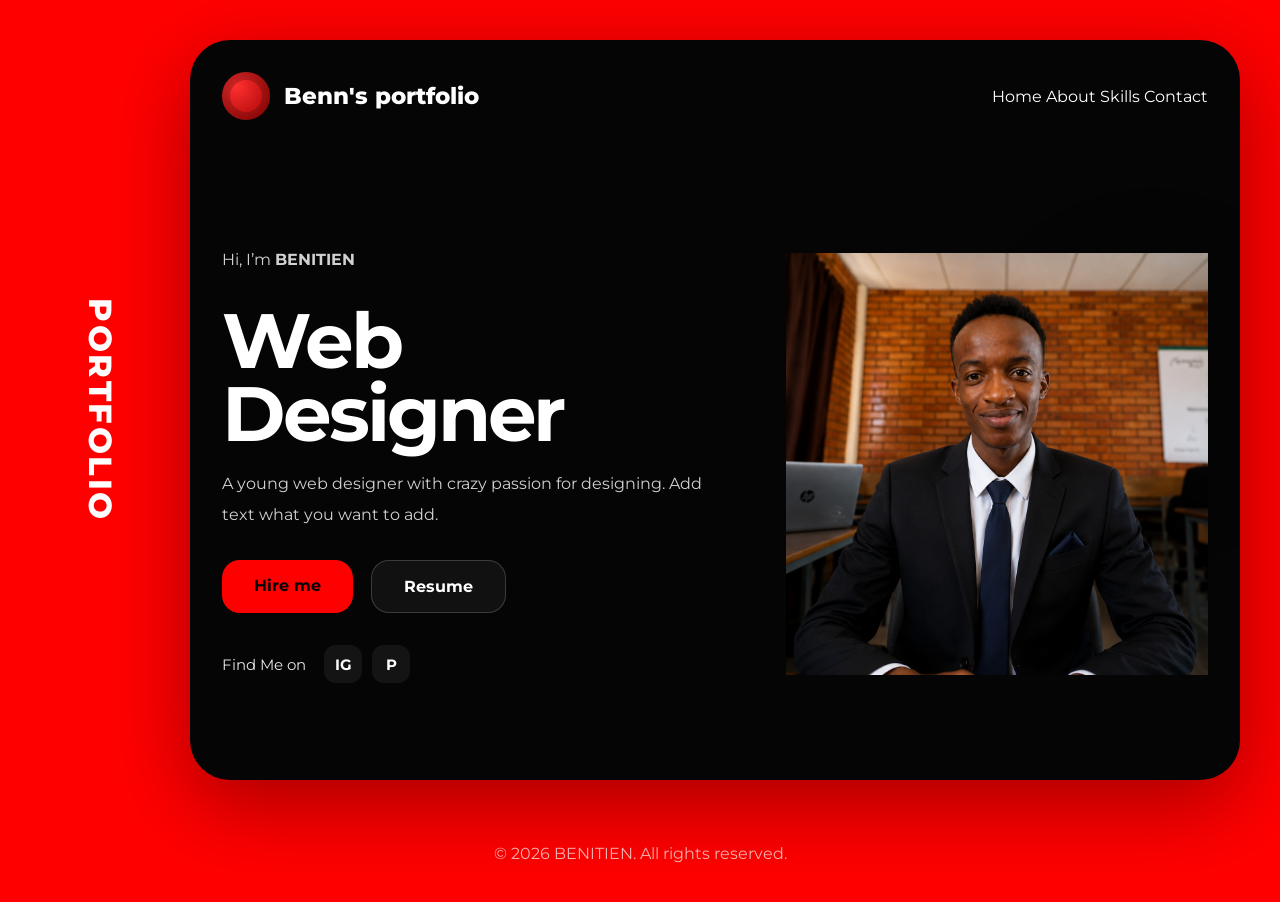
<file: index.html>
<!DOCTYPE html>
<html lang="en">
<head>
  <meta charset="UTF-8">
  <meta http-equiv="refresh" content="0; url=home.html">
  <title>Redirecting to Home</title>
</head>
<body>
  <p>Redirecting to <a href="home.html">home</a></p>
</body>
</html>
</file>
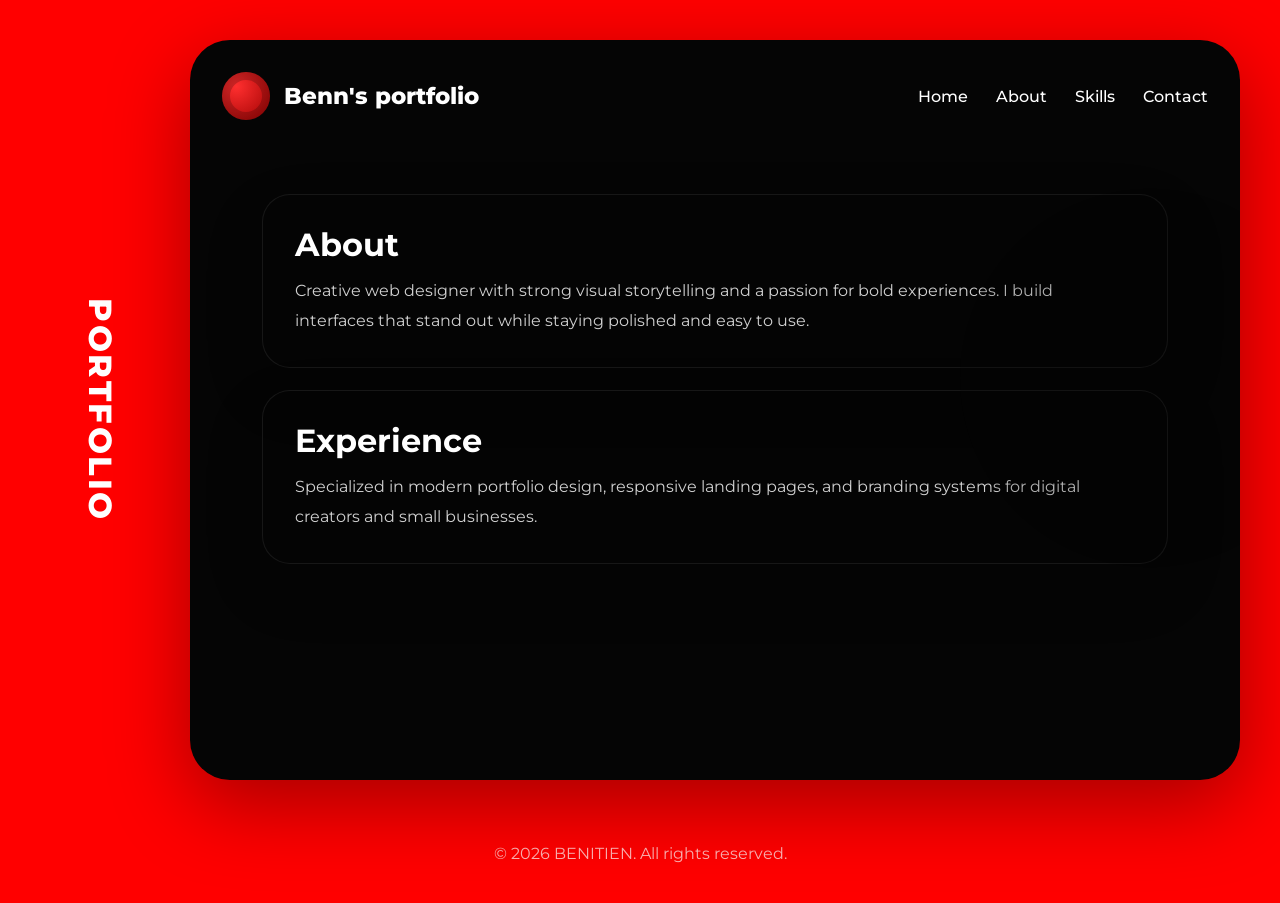
<file: about.html>
<!DOCTYPE html>
<html lang="en">
<head>
  <meta charset="UTF-8">
  <meta name="viewport" content="width=device-width, initial-scale=1.0">
  <title>About — BENITIEN Portfolio</title>
  <meta name="description" content="About BENITIEN and his design background.">
  <link rel="stylesheet" href="port.css">
</head>
<body>
  <div class="page-shell">
    <aside class="side-panel">
      <span>PORTFOLIO</span>
    </aside>

    <div class="hero-shell">
      <header class="hero-header">
        <div class="brand">
          <div class="brand-icon"></div>
          <span>Benn's portfolio</span>
        </div>
        <nav class="hero-nav hide">
          <a href="home.html">Home</a>
          <a href="about.html">About</a>
          <a href="skills.html">Skills</a>
          <a href="contact.html">Contact</a>
          
        </nav>
        <!-- <a class="hero-cta" href="contact.html">Contact</a> -->
         <button class="menu">Menu</button>
       
      </header>

      <section class="content-sections">
        <div class="section-panel">
          <h2>About</h2>
          <p>Creative web designer with strong visual storytelling and a passion for bold experiences. I build interfaces that stand out while staying polished and easy to use.</p>
        </div>
        <div class="section-panel">
          <h2>Experience</h2>
          <p>Specialized in modern portfolio design, responsive landing pages, and branding systems for digital creators and small businesses.</p>
        </div>
      </section>
    </div>
  </div>

  <footer class="page-footer">
    <p>© 2026 BENITIEN. All rights reserved.</p>
  </footer>

  <script src="port.js"></script>
</body>
</html>
</file>
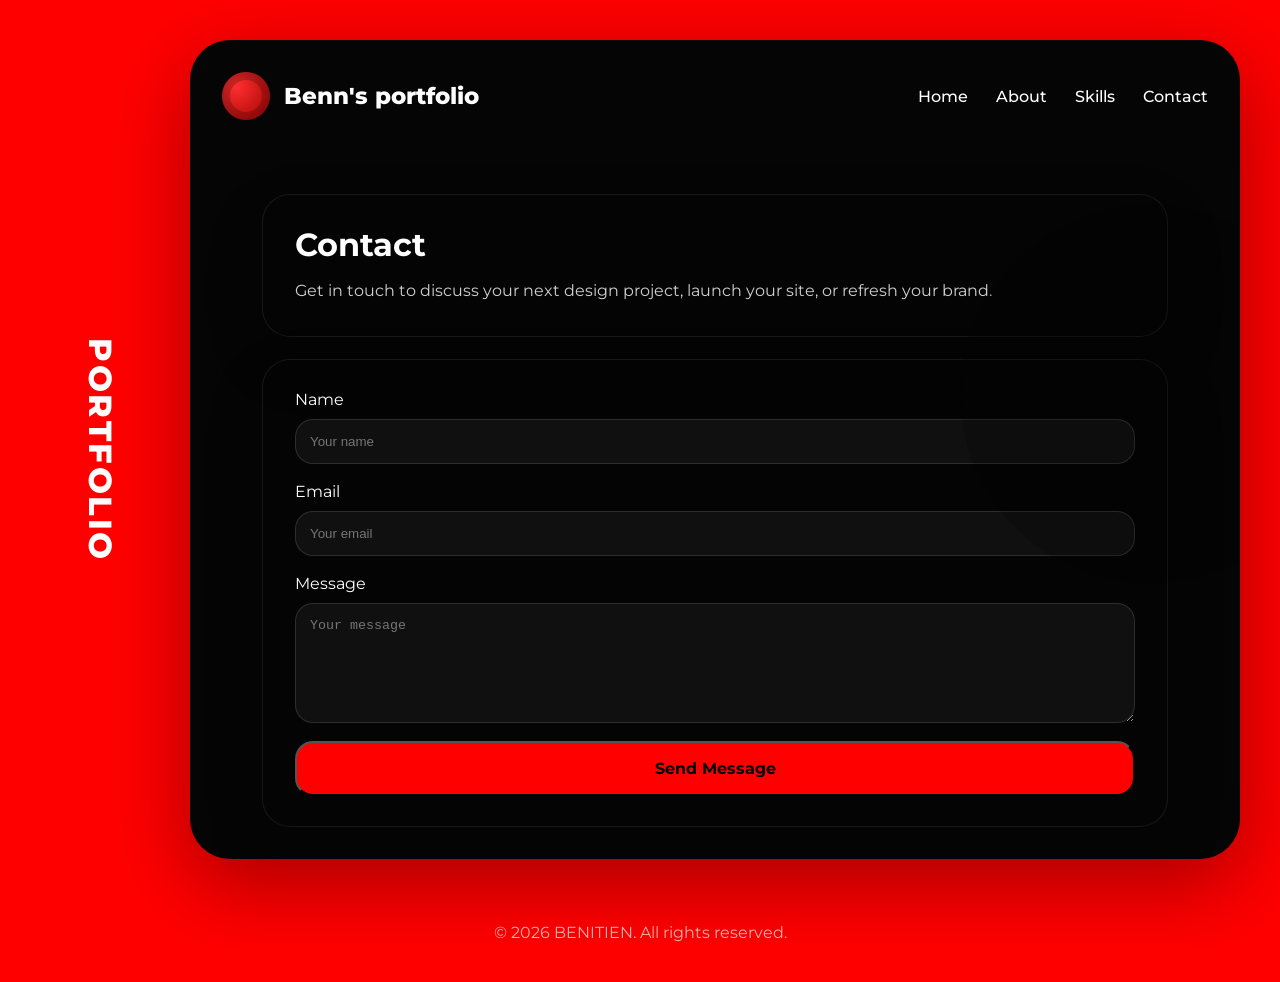
<file: contact.html>
<!DOCTYPE html>
<html lang="en">
<head>
  <meta charset="UTF-8">
  <meta name="viewport" content="width=device-width, initial-scale=1.0">
  <title>Contact — BENITIEN Portfolio</title>
  <meta name="description" content="Contact BENITIEN for design projects.">
  <link rel="stylesheet" href="port.css">
</head>
<body>
  <div class="page-shell">
    <aside class="side-panel">
      <span>PORTFOLIO</span>
    </aside>

    <div class="hero-shell">
      <header class="hero-header">
        <div class="brand">
          <div class="brand-icon"></div>
          <span>Benn's portfolio</span>
        </div>
        <nav class="hero-nav hide">
          <a href="home.html">Home</a>
          <a href="about.html">About</a>
          <a href="skills.html">Skills</a>
          <a href="contact.html">Contact</a>
        </nav>
        <!-- <a class="hero-cta" href="contact.html">Contact</a> -->
        <button class="menu">Menu</button>
      </header>

      <section class="content-sections">
        <div class="section-panel">
          <h2>Contact</h2>
          <p>Get in touch to discuss your next design project, launch your site, or refresh your brand.</p>
        </div>
        <div class="section-panel">
          <form id="contactForm" style="display:grid; gap:18px;">
            <label style="display:grid; gap:10px;">
              <span>Name</span>
              <input type="text" placeholder="Your name" required style="background:rgba(255,255,255,.05); border:1px solid rgba(255,255,255,.12); border-radius:18px; padding:14px; color:white;">
            </label>
            <label style="display:grid; gap:10px;">
              <span>Email</span>
              <input type="email" placeholder="Your email" required style="background:rgba(255,255,255,.05); border:1px solid rgba(255,255,255,.12); border-radius:18px; padding:14px; color:white;">
            </label>
            <label style="display:grid; gap:10px;">
              <span>Message</span>
              <textarea rows="6" placeholder="Your message" required style="background:rgba(255,255,255,.05); border:1px solid rgba(255,255,255,.12); border-radius:18px; padding:14px; color:white;"></textarea>
            </label>
            <button class="btn btn-primary" type="submit">Send Message</button>
          </form>
        </div>
      </section>
    </div>
  </div>

  <footer class="page-footer">
    <p>© 2026 BENITIEN. All rights reserved.</p>
  </footer>

  <script src="port.js"></script>
</body>
</html>
</file>
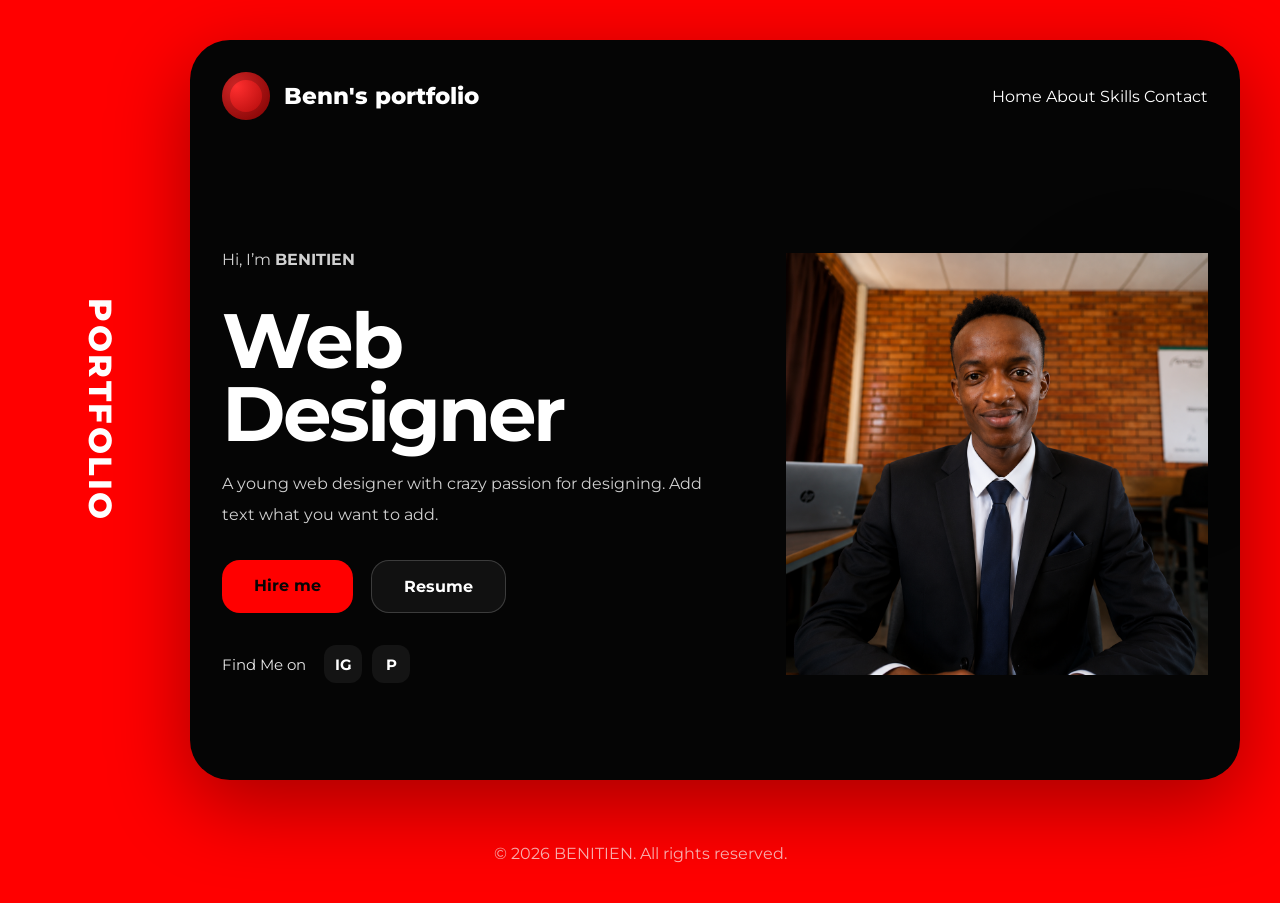
<file: home.html>
<!DOCTYPE html>
<html lang="en">
<head>
  <meta charset="UTF-8">
  <meta name="viewport" content="width=device-width, initial-scale=1.0">
  <title>Home — BENITIEN Portfolio</title>
  
  <link rel="stylesheet" href="port.css">
</head>
<body>
  <div class="page-shell">
    <aside class="side-panel">
      <span>PORTFOLIO</span>
    </aside>

    <div class="hero-shell">
      <header class="hero-header">
        <div class="brand">
          <div class="brand-icon"></div>
          <span>Benn's portfolio</span>
        </div>
        <nav class="hide">
          <a href="home.html">Home</a>
          <a href="about.html">About</a>
          <a href="skills.html">Skills</a>
          <a href="contact.html">Contact</a>
        </nav>
        <!-- <a class="hero-cta" href="contact.html">Contact</a> -->
        <button class="menu">menu</button>
      </header>

      <section class="hero-content">
        <div class="hero-copy">
          <p class="hero-intro">Hi, I’m <span>BENITIEN</span></p>
          <h1>Web Designer</h1>
          <p>A young web designer with crazy passion for designing. Add text what you want to add.</p>

          <div class="hero-actions">
            <a class="btn btn-primary" href="contact.html">Hire me</a>
            <a class="btn btn-secondary" href="skills.html">Resume</a>
          </div>

          <div class="hero-social">
            <span>Find Me on</span>
            <div class="social-list">
              <a href="#" aria-label="Instagram">IG</a>
              <a href="#" aria-label="Pinterest">P</a>
            </div>
          </div>
        </div>

        <div class="hero-visual">
          <div class="hero-circle"></div>
          <div class="hero-image-wrap">
            <img src="person holding cash.png" alt="Profile picture">
          </div>
        </div>
      </section>
    </div>
  </div>

  <footer class="page-footer">
    <p>© 2026 BENITIEN. All rights reserved.</p>
  </footer>

  <script src="port.js"></script>
</body>
</html>
</file>
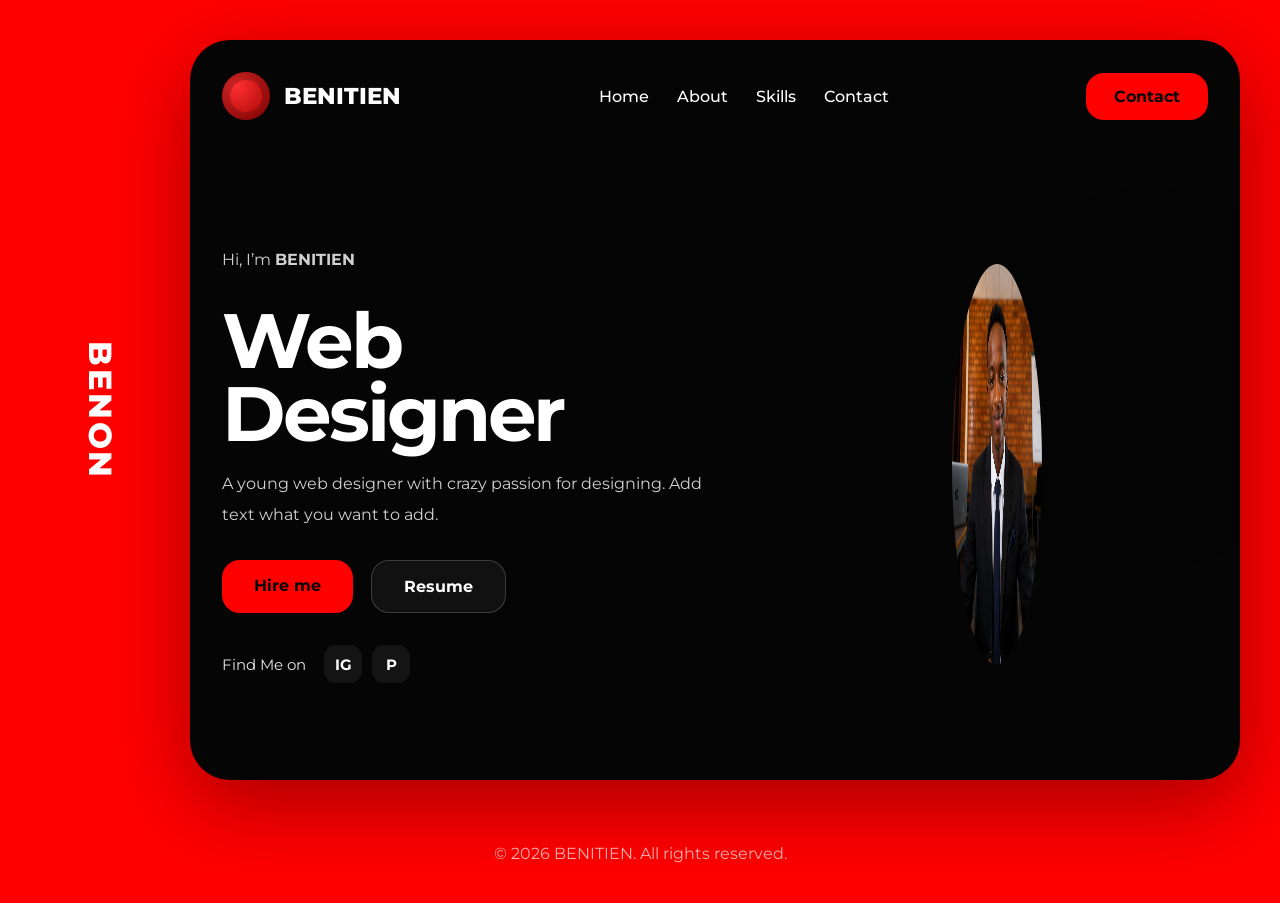
<file: port.html>
<!DOCTYPE html>
<html lang="en">
<head>
  <meta charset="UTF-8">
  <meta name="viewport" content="width=device-width, initial-scale=1.0">
  <title>Home — BENITIEN Portfolio</title>
  <meta name="description" content="BENITIEN's portfolio .">
  <link rel="stylesheet" href="port.css">
</head>
<body>
  <div class="page-shell">
    <aside class="side-panel">
      <span>BENON</span>
    </aside>

    <div class="hero-shell">
      <header class="hero-header">
        <div class="brand">
          <div class="brand-icon"></div>
          <span>BENITIEN</span>
        </div>
        <nav class="hero-nav hide">
          <a href="home.html">Home</a>
          <a href="about.html">About</a>
          <a href="skills.html">Skills</a>
          <a href="contact.html">Contact</a>
        </nav>
        <a class="hero-cta" href="contact.html">Contact</a>
      </header>

      <section class="hero-content">
        <div class="hero-copy">
          <p class="hero-intro">Hi, I’m <span>BENITIEN</span></p>
          <h1>Web Designer</h1>
          <p>A young web designer with crazy passion for designing. Add text what you want to add.</p>

          <div class="hero-actions">
            <a class="btn btn-primary" href="contact.html">Hire me</a>
            <a class="btn btn-secondary" href="skills.html">Resume</a>
          </div>

          <div class="hero-social">
            <span>Find Me on</span>
            <div class="social-list">
              <a href="#" aria-label="Instagram">IG</a>
              <a href="#" aria-label="Pinterest">P</a>
            </div>
          </div>
        </div>

        <div class="hero-visual">
          <div class="hero-circle">
            <img src="person holding cash.png" alt="Profile picture">
          </div>
        </div>
      </section>
    </div>
  </div>

  <footer class="page-footer">
    <p>© 2026 BENITIEN. All rights reserved.</p>
  </footer>

  <script src="port.js"></script>
</body>
</html>
</file>
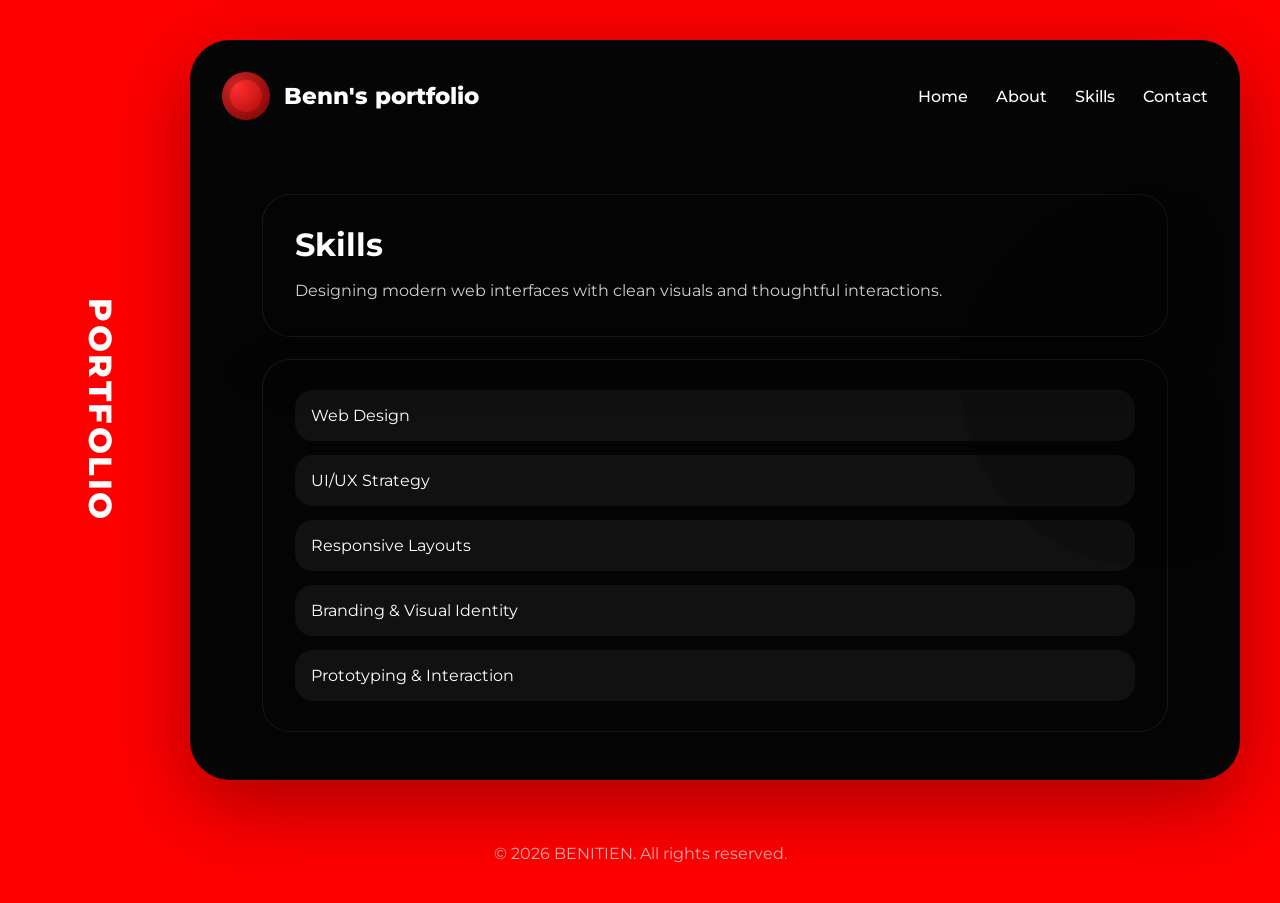
<file: skills.html>
<!DOCTYPE html>
<html lang="en">
<head>
  <meta charset="UTF-8">
  <meta name="viewport" content="width=device-width, initial-scale=1.0">
  <title>Skills — BENITIEN Portfolio</title>
  <meta name="description" content="Skills showcase for BENITIEN's portfolio.">
  <link rel="stylesheet" href="port.css">
</head>
<body>
  <div class="page-shell">
    <aside class="side-panel">
      <span>PORTFOLIO</span>
    </aside>

    <div class="hero-shell">
      <header class="hero-header">
        <div class="brand">
          <div class="brand-icon"></div>
          <span>Benn's portfolio</span>
        </div>
        <nav class="hero-nav hide">
          <a href="home.html">Home</a>
          <a href="about.html">About</a>
          <a href="skills.html">Skills</a>
          <a href="contact.html">Contact</a>
        </nav>
        <!-- <a class="hero-cta" href="contact.html">Contact</a> -->
        <button class="menu">Menu</button>
      </header>

      <section class="content-sections">
        <div class="section-panel">
          <h2>Skills</h2>
          <p>Designing modern web interfaces with clean visuals and thoughtful interactions.</p>
        </div>
        <div class="section-panel">
          <ul style="list-style:none; display:grid; gap:14px; padding-left:0;">
            <li style="background:rgba(255,255,255,.05); padding:16px; border-radius:18px;">Web Design</li>
            <li style="background:rgba(255,255,255,.05); padding:16px; border-radius:18px;">UI/UX Strategy</li>
            <li style="background:rgba(255,255,255,.05); padding:16px; border-radius:18px;">Responsive Layouts</li>
            <li style="background:rgba(255,255,255,.05); padding:16px; border-radius:18px;">Branding & Visual Identity</li>
            <li style="background:rgba(255,255,255,.05); padding:16px; border-radius:18px;">Prototyping & Interaction</li>
          </ul>
        </div>
      </section>
    </div>
  </div>

  <footer class="page-footer">
    <p>© 2026 BENITIEN. All rights reserved.</p>
  </footer>

  <script src="port.js"></script>
</body>
</html>
</file>
<file: port.css>
@import url('https://fonts.googleapis.com/css2?family=Montserrat:wght@300;400;500;600;700;800&family=Roboto:wght@300;400;500;700&display=swap');

:root {
  --red: #ff0000;
  --black: #050505;
  --dark: #111111;
  --white: #ffffff;
  --muted: #d1d1d1;
  --shadow: 0 24px 80px rgba(0, 0, 0, 0.35);
}

* {
  box-sizing: border-box;
  margin: 0;
  padding: 0;
}

html {
  scroll-behavior: smooth;
}

body {
  min-height: 100vh;
  font-family: 'Montserrat', sans-serif;
  background: var(--red);
  color: var(--white);
}

img {
  display: block;
  max-width: 100%;
}

a {
  color: inherit;
  text-decoration: none;
}

button {
  font: inherit;
}

.page-shell {
  display: grid;
  grid-template-columns: 120px 1fr;
  min-height: calc(100vh - 80px);
  padding: 40px;
  gap: 30px;
}

.side-panel {
  display: flex;
  align-items: center;
  justify-content: center;
  background: var(--red);
}

.side-panel span {
  writing-mode: vertical-rl;
  text-orientation: mixed;
  font-size: 2rem;
  font-weight: 800;
  letter-spacing: 0.08em;
}

.hero-shell {
  background: var(--black);
  border-radius: 40px;
  box-shadow: var(--shadow);
  padding: 32px;
  position: relative;
  overflow: hidden;
}

.hero-shell::before {
  content: '';
  position: absolute;
  top: 20%;
  right: -100px;
  width: 380px;
  height: 380px;
  background: rgba(0, 0, 0, 0.16);
  border-radius: 50%;
  z-index: 0;
}

.hero-header {
  position: relative;
  z-index: 1;
  display: flex;
  align-items: center;
  justify-content: space-between;
  gap: 20px;
  padding-bottom: 24px;
}

.brand {
  display: flex;
  align-items: center;
  gap: 14px;
  font-size: 1.45rem;
  font-weight: 800;
}

.brand-icon {
  width: 48px;
  height: 48px;
  border-radius: 50%;
  background: radial-gradient(circle at 30% 30%, #ff2f2f, #9c0000);
  box-shadow: inset 0 0 0 8px rgba(0, 0, 0, 0.2);
}

.hero-nav {
  display: flex;
  align-items: center;
  gap: 28px;
}

.hero-nav a {
  color: var(--white);
  font-weight: 500;
  transition: color 0.2s ease;
}

.hero-nav a:hover {
  color: var(--red);
}

.hero-cta {
  display: inline-flex;
  align-items: center;
  justify-content: center;
  border-radius: 18px;
  background: var(--red);
  color: var(--black);
  padding: 14px 28px;
  font-weight: 700;
  transition: transform 0.2s ease, background 0.2s ease;
}

.hero-cta:hover {
  transform: translateY(-2px);
}

.hero-content {
  position: relative;
  z-index: 1;
  display: grid;
  grid-template-columns: 1.1fr 0.9fr;
  align-items: center;
  gap: 48px;
  padding-top: 40px;
}

.hero-copy {
  max-width: 600px;
}

.hero-intro {
  font-size: 1.5rem;
  font-weight: 400;
  margin-bottom: 18px;
}

.hero-intro span {
  font-weight: 700;
}

h1 {
  font-size: 4.8rem;
  line-height: 0.95;
  margin-bottom: 18px;
  letter-spacing: -0.04em;
}

.hero-copy p {
  color: var(--muted);
  font-size: 1rem;
  line-height: 1.9;
  max-width: 520px;
  margin-bottom: 30px;
}

.hero-actions {
  display: flex;
  flex-wrap: wrap;
  gap: 18px;
  margin-bottom: 32px;
}

.btn {
  border-radius: 18px;
  padding: 16px 32px;
  font-weight: 700;
  transition: transform 0.2s ease, box-shadow 0.2s ease;
}

.btn-primary {
  background: var(--red);
  color: var(--black);
}

.btn-primary:hover {
  transform: translateY(-2px);
  box-shadow: 0 18px 40px rgba(255, 0, 0, 0.24);
}

.btn-secondary {
  border: 1px solid rgba(255, 255, 255, 0.18);
  background: rgba(255, 255, 255, 0.05);
  color: var(--white);
}

.btn-secondary:hover {
  background: rgba(255, 255, 255, 0.1);
}

.hero-social {
  display: flex;
  align-items: center;
  gap: 18px;
  font-size: 0.95rem;
}

.hero-social span {
  color: var(--white);
  opacity: 0.9;
}

.social-list {
  display: flex;
  align-items: center;
  gap: 10px;
}

.social-list a {
  display: inline-flex;
  align-items: center;
  justify-content: center;
  width: 38px;
  height: 38px;
  border-radius: 12px;
  background: rgba(255, 255, 255, 0.06);
  color: var(--white);
  font-size: 0.95rem;
  font-weight: 700;
}

.hero-visual {
  position: relative;
  min-height: 560px;
  display: flex;
  align-items: center;
  justify-content: center;
}

.hero-circle img{
  max-width: 90px;
  height: 400px;
  border-radius: 50%;
  z-index: 1;
}

.content-sections {
  display: grid;
  gap: 22px;
  padding: 50px 40px 0;
}

.section-panel {
  background: rgba(0, 0, 0, 0.16);
  border: 1px solid rgba(255, 255, 255, 0.08);
  border-radius: 28px;
  padding: 30px 32px;
  box-shadow: 0 24px 60px rgba(0, 0, 0, 0.15);
}

.section-panel h2 {
  font-size: 2rem;
  margin-bottom: 12px;
}

.section-panel p {
  color: var(--muted);
  line-height: 1.9;
}

.page-footer {
  text-align: center;
  padding: 24px 0 40px;
  color: rgba(255, 255, 255, 0.7);
}
.menu{
  display: none;
  background-color: var(--red);
  color: white;
  padding: 10px 20px;
  border-radius: 5px;
  border: none;
  font-size: 1.2rem;
  cursor: pointer;
}

@media (max-width: 900px) {
  .content-sections {
    padding: 40px 20px 0;
  }
  .page-shell {
    grid-template-columns: 90px 1fr;
    padding: 30px;
  }

  .hero-content {
    grid-template-columns: 1fr;
  }

  .hero-visual {
    min-height: auto;
  }
}

@media (max-width: 880px) {
  .page-shell {
    grid-template-columns: 1fr;
    padding: 20px;
  }

  .side-panel {
    display: none;
  }

  .hero-shell {
    border-radius: 28px;
    padding: 24px;
  }
  .menu{
    display: block;
  }

  /* .hero-header {
    flex-direction: column;
    align-items: flex-start;
    gap: 18px;
  } */

  .hero-nav {
    flex-wrap: wrap;
    gap: 16px;
    flex-direction: column;
    position: absolute;
    top: 80px;
    left: 450px;
    background-color: #050505;
    padding:30px ;
  } 
  .hide{
    display: none;
    flex-direction: column;
    
  } 

  h1 {
    font-size: clamp(3.2rem, 8vw, 4.2rem);
  }

  .hero-actions {
    flex-direction: column;
    align-items: stretch;
  }

  .hero-visual {
    min-height: 420px;
  }

  .hero-circle {
    width: 360px;
    height: 360px;
    right: -60px;
  }}


@media (max-width: 600px) {
  .hero-shell {
    padding: 20px;
  }

  /* .hero-nav {
    gap: 12px;
  } */

  .hero-copy p {
    font-size: 0.98rem;
  }

  .btn {
    width: 100%;
  }

  .hero-actions {
    gap: 14px;
  }
  
}
</file>
